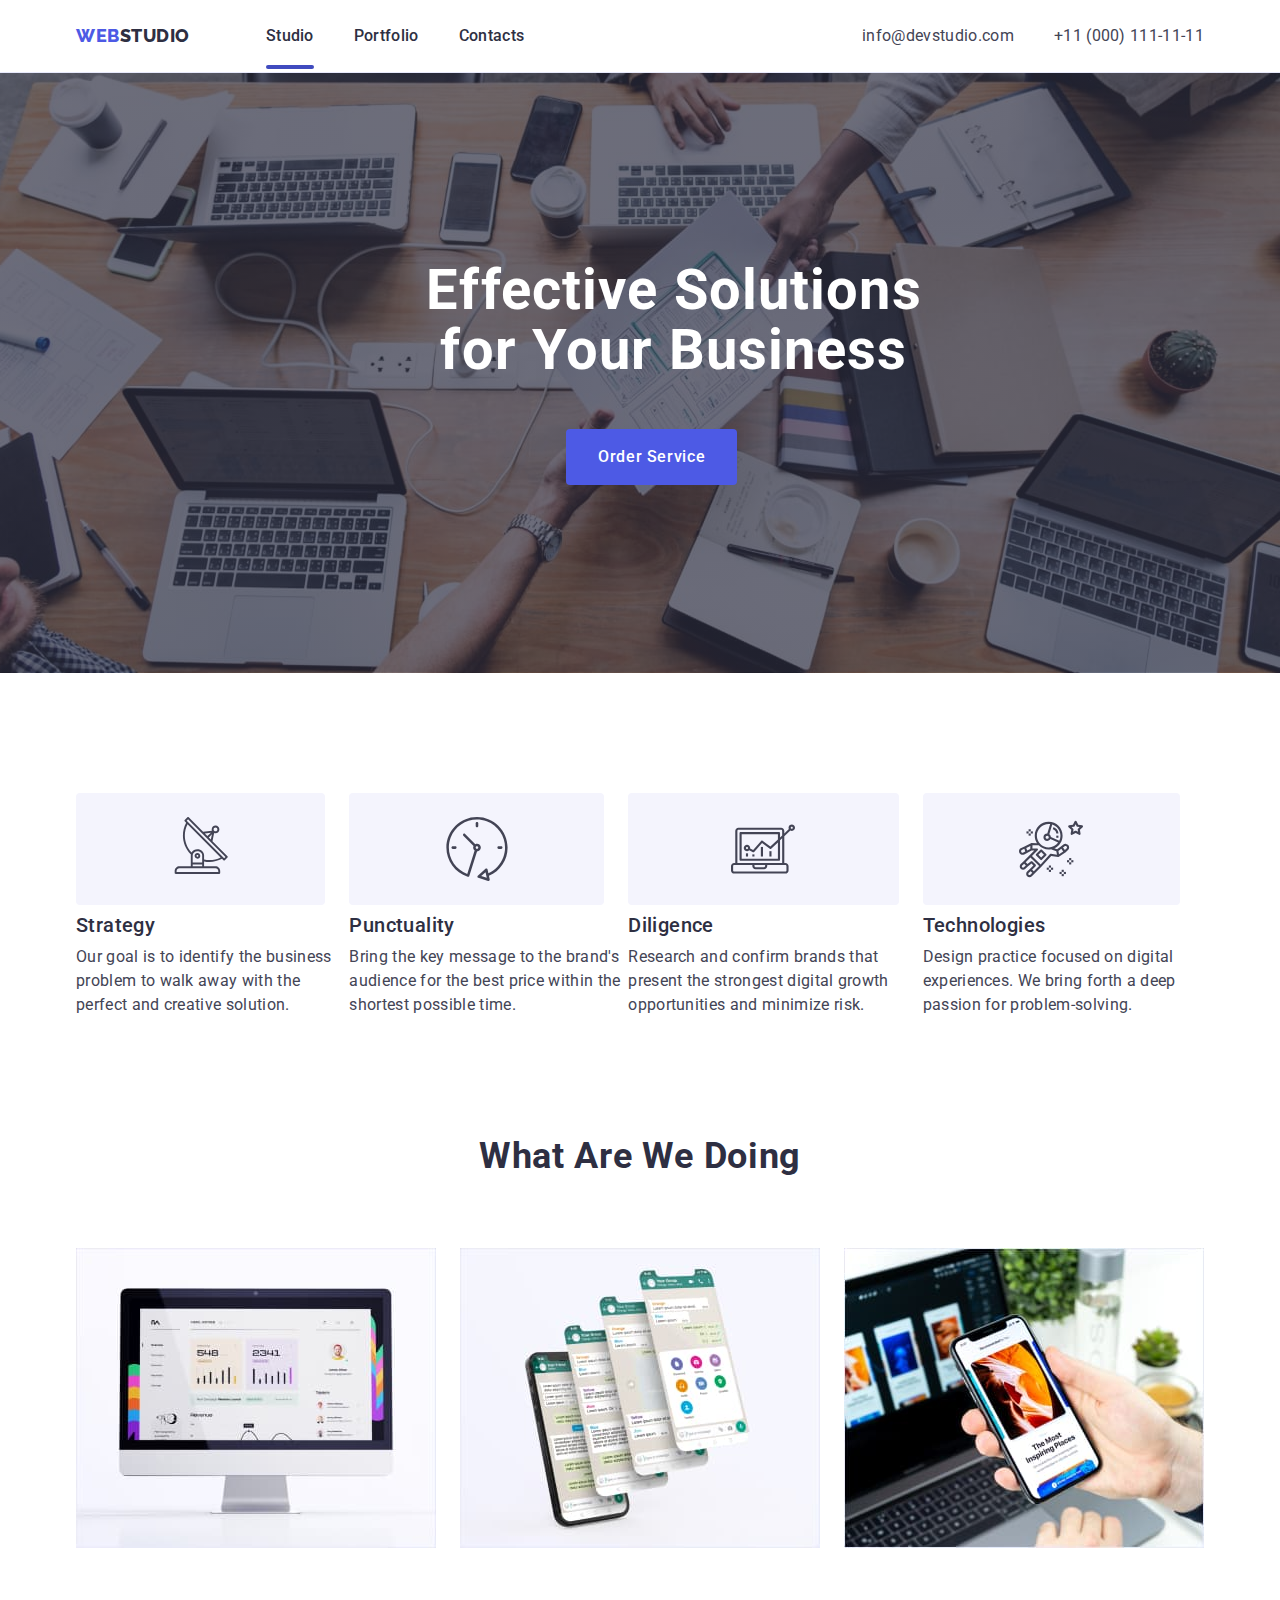
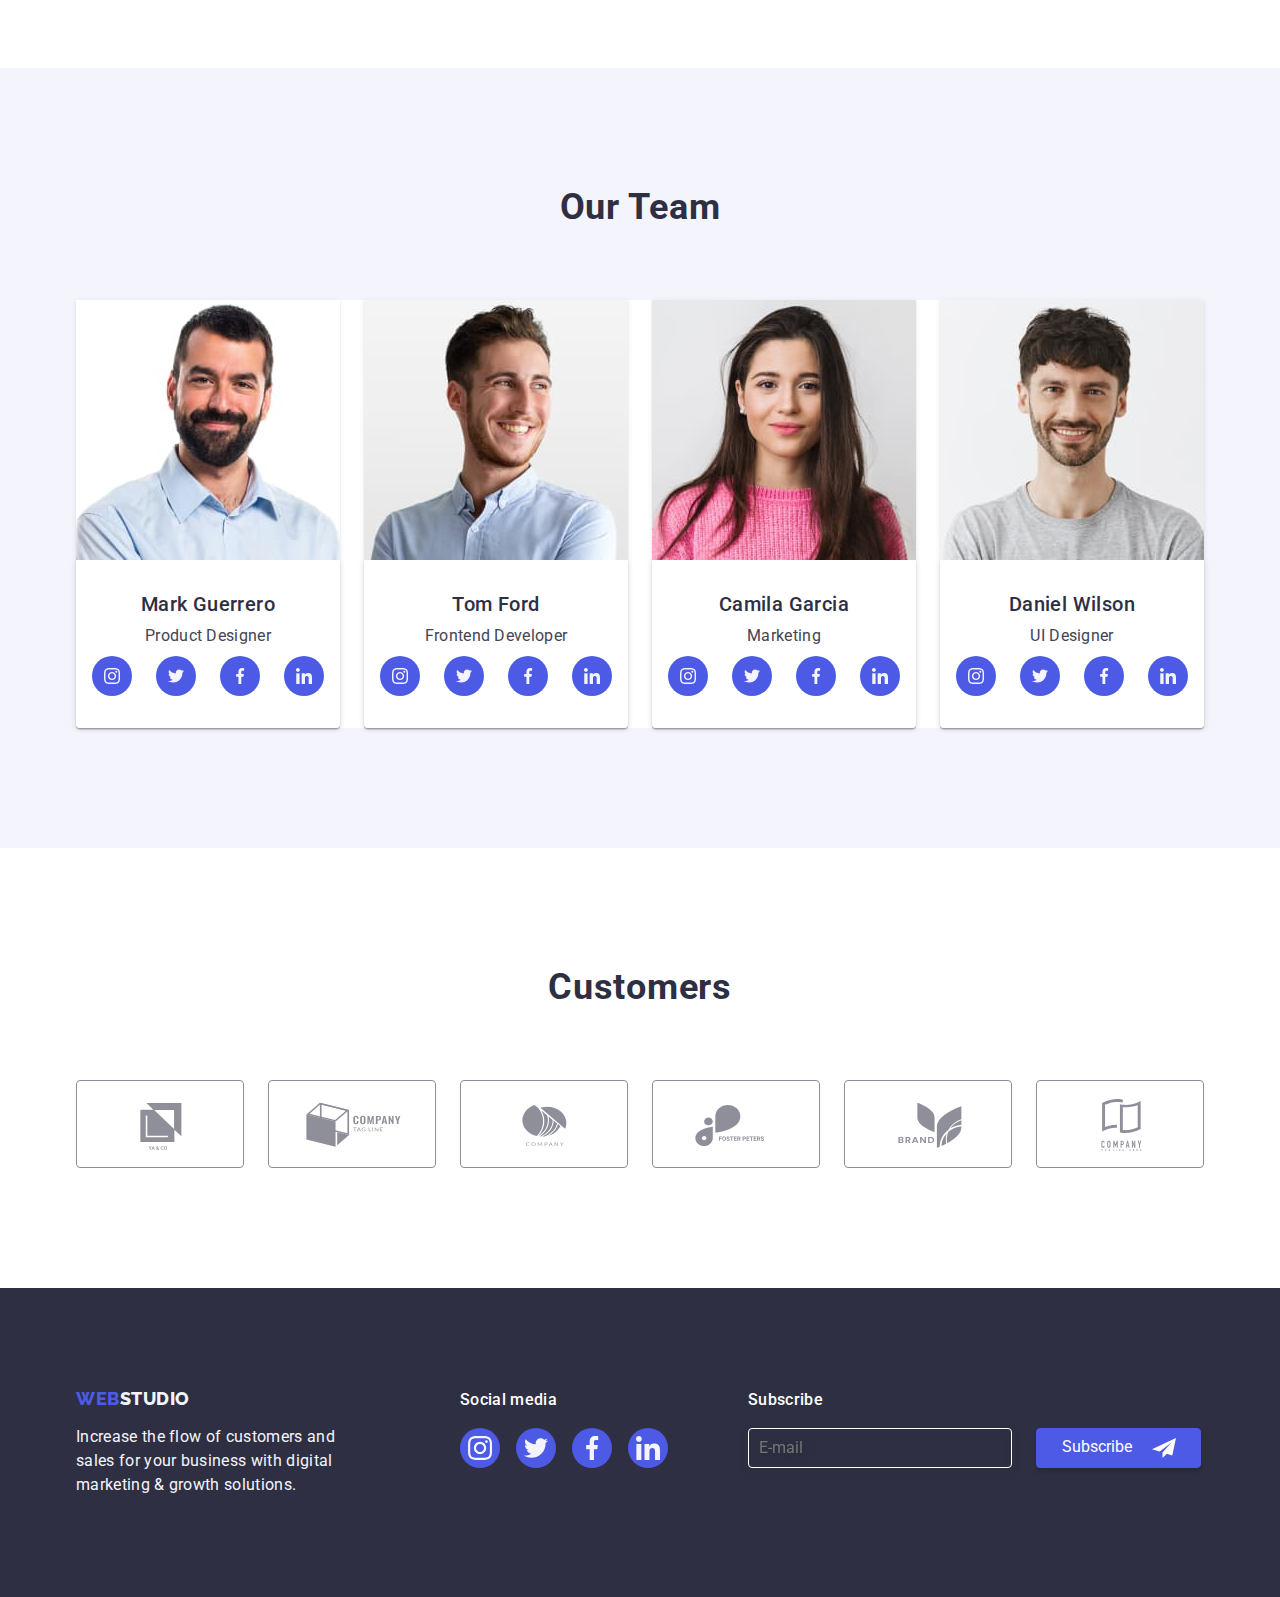
<file: index.html>
<!DOCTYPE html>
<html lang="en">

<head>
    <meta charset="UTF-8">
    <meta http-equiv="X-UA-Compatible" content="IE=edge">
    <meta name="viewport" content="width=device-width, initial-scale=1.0">
    <title>Document</title>
    <link rel="stylesheet"
        href="https://cdnjs.cloudflare.com/ajax/libs/modern-normalize/1.1.0/modern-normalize.min.css">
    <link rel="stylesheet" href="./css/styles.css">
    <link rel="preconnect" href="https://fonts.googleapis.com">
    <link rel="preconnect" href="https://fonts.gstatic.com" crossorigin>
    <link href="https://fonts.googleapis.com/css2?family=Raleway:wght@800&family=Roboto:wght@400;500;700&display=swap"
        rel="stylesheet">
</head>

<body>
    <!-- Header -->
    <header class="header">
        <div class="container page-header-cont">
            <nav class="navigation">
                <a class="logo-web link" href="./index.html">Web<span class="logo-studio link">Studio</span></a>
                <ul class="list menu">
                    <li class="menu-item">
                        <a class="link menu-link current" href="./index.html">Studio</a>
                    </li>
                    <li class="menu-item">
                        <a class="link menu-link " href="./portfolio.html">Portfolio</a>
                    </li>
                    <li class="menu-item">
                        <a class="link menu-link " href="">Contacts</a>
                    </li>
                </ul>
            </nav>
            <address class="adress">
                <ul class="list header-list">
                    <li class="item adress-item"><a class="link adress-link"
                            href="mailto:info@devstudio.com">info@devstudio.com</a></li>
                    <li class="item"><a class="link adress-link" href="tel:+110001111111">+11 (000) 111-11-11</a></li>
                </ul>
            </address>
        </div>
    </header>
    <main>
        <!-- Main section -->
        <section class="first-section">
            <div class="container">
                <h1 class="tags-h">Effective Solutions for Your Business</h1>
                <button class="main-button" type="button" data-modal-open>Order Service</button>
            </div>
        </section>
        <!-- Сharacteristic -->
        <section class="second-section">
            <div class="container">
                <h2 class="characteristic" hidden>Сharacteristic</h2>
                <ul class="list characteristic-list">
                    <li class="strategy item">
                        <div class="number-list-character">
                            <svg class="socials-icon-footer" width="64" height="64">
                                <use href="./images/icon.svg#icon-antenna"></use>
                            </svg>
                        </div>
                        <h3 class="main-title ">Strategy</h3>
                        <p class="paragraph">Our goal is to identify the business
                            problem to walk away with the perfect and creative solution.</p>
                    </li>
                    <li class=" item">
                        <div class="number-list-character">
                            <svg class="socials-icon-footer" width="64" height="64">
                                <use href="./images/icon.svg#icon-clock"></use>
                            </svg>
                        </div>
                        <h3 class="main-title">Punctuality</h3>
                        <p class="paragraph">Bring the key message to the brand's audience for the best price within the
                            shortest possible
                            time.</p>
                    </li>
                    <li class=" item">
                        <div class="number-list-character">
                            <svg class="socials-icon-footer" width="64" height="64">
                                <use href="./images/icon.svg#icon-diagram"></use>
                            </svg>
                        </div>
                        <h3 class="main-title">Diligence</h3>
                        <p class="paragraph">Research and confirm brands that present the strongest digital growth
                            opportunities and minimize
                            risk.</p>
                    </li>
                    <li class=" item">
                        <div class="number-list-character">
                            <svg class="socials-icon-footer" width="64" height="64">
                                <use href="./images/icon.svg#icon-astronaut"></use>
                            </svg>
                        </div>
                        <h3 class="main-title">Technologies</h3>
                        <p class="paragraph">Design practice focused on digital experiences. We bring forth a deep
                            passion
                            for
                            problem-solving.</p>
                    </li>
                </ul>
            </div>
        </section>
        <!-- What are we doing -->
        <section class="doing-section">
            <div class="container">
                <h2 class="title">What are we doing</h2>
                <ul class="list doing-list">
                    <li class="doing-list-number"><img src="./images/imac.jpg" alt="i mac" width="360"></li>
                    <li class="doing-list-number"><img src="./images/phone.jpg" alt="phone" width="360"></li>
                    <li class="doing-list-number"><img src="./images/phoneimac.jpg" alt="phone and laptop" width="360">
                    </li>
                </ul>
            </div>
        </section>
        <!-- Our Team -->
        <section class="our-team">
            <div class="container">
                <h2 class="title">Our Team</h2>
                <ul class="list our-team-list">
                    <li class="first-list-punkt">
                        <img src="./images/mark.jpg" alt="a man with a thick beard in a shirt" width="264">
                        <div class="characteristic-team">
                            <h3 class="main-title">Mark Guerrero</h3>
                            <p class="paragraph">Product Designer</p>
                            <ul class="socials">
                                <li class="social-items list">
                                    <a href="" class="social-link" target=" blank" rel="noopener noreferrer">
                                        <svg class="socials-icon" width="16" height="16">
                                            <use href="./images/icon.svg#icon-instagram"></use>
                                        </svg>
                                    </a>
                                </li>
                                <li class="social-items list">
                                    <a href="" class="social-link" target=" blank" rel="noopener noreferrer">
                                        <svg class="socials-icon" width="16" height="16">
                                            <use href="./images/icon.svg#icon-twitter"></use>
                                        </svg>
                                    </a>
                                </li>
                                <li class="social-items list">
                                    <a href="" class="social-link" target=" blank" rel="noopener noreferrer">
                                        <svg class="socials-icon" width="16" height="16">
                                            <use href="./images/icon.svg#icon-facebook"></use>
                                        </svg>
                                    </a>
                                </li>
                                <li class="social-items list">
                                    <a href="" class="social-link" target=" blank" rel="noopener noreferrer">
                                        <svg class="socials-icon" width="16" height="16">
                                            <use href="./images/icon.svg#icon-linkedin"></use>
                                        </svg>
                                    </a>
                                </li>
                            </ul>
                        </div>
                    </li>
                    <li class="first-list-punkt">
                        <img src="./images/tom.jpg" alt="a man with a toothy smile" width="264">
                        <div class="characteristic-team">
                            <h3 class="main-title">Tom Ford</h3>
                            <p class="paragraph">Frontend Developer</p>
                            <ul class="socials">
                                <li class="social-items list">
                                    <a href="" class="social-link" target=" blank" rel="noopener noreferrer">
                                        <svg class="socials-icon" width="16" height="16">
                                            <use href="./images/icon.svg#icon-instagram"></use>
                                        </svg>
                                    </a>
                                </li>
                                <li class="social-items list">
                                    <a href="" class="social-link" target=" blank" rel="noopener noreferrer">
                                        <svg class="socials-icon" width="16" height="16">
                                            <use href="./images/icon.svg#icon-twitter"></use>
                                        </svg>
                                    </a>
                                </li>
                                <li class="social-items list">
                                    <a href="" class="social-link" target=" blank" rel="noopener noreferrer">
                                        <svg class="socials-icon" width="16" height="16">
                                            <use href="./images/icon.svg#icon-facebook"></use>
                                        </svg>
                                    </a>
                                </li>
                                <li class="social-items list">
                                    <a href="" class="social-link" target=" blank" rel="noopener noreferrer">
                                        <svg class="socials-icon" width="16" height="16">
                                            <use href="./images/icon.svg#icon-linkedin"></use>
                                        </svg>
                                    </a>
                                </li>
                            </ul>
                        </div>
                    </li>
                    <li class="first-list-punkt">
                        <img src="./images/camilia.jpg" alt="girl with long hair in a pink sweater" width="264">
                        <div class="characteristic-team">
                            <h3 class="main-title">Camila Garcia</h3>
                            <p class="paragraph">Marketing</p>
                            <ul class="socials">
                                <li class="social-items list">
                                    <a href="" class="social-link" target=" blank" rel="noopener noreferrer">
                                        <svg class="socials-icon" width="16" height="16">
                                            <use href="./images/icon.svg#icon-instagram"></use>
                                        </svg>
                                    </a>
                                </li>
                                <li class="social-items list">
                                    <a href="" class="social-link" target=" blank" rel="noopener noreferrer">
                                        <svg class="socials-icon" width="16" height="16">
                                            <use href="./images/icon.svg#icon-twitter"></use>
                                        </svg>
                                    </a>
                                </li>
                                <li class="social-items list">
                                    <a href="" class="social-link" target=" blank" rel="noopener noreferrer">
                                        <svg class="socials-icon" width="16" height="16">
                                            <use href="./images/icon.svg#icon-facebook"></use>
                                        </svg>
                                    </a>
                                </li>
                                <li class="social-items list">
                                    <a href="" class="social-link" target=" blank" rel="noopener noreferrer">
                                        <svg class="socials-icon" width="16" height="16">
                                            <use href="./images/icon.svg#icon-linkedin"></use>
                                        </svg>
                                    </a>
                                </li>
                            </ul>
                        </div>
                    </li>

                    <li class="first-list-punkt">
                        <img src="./images/daniel.jpg" alt="a man with a nice smile and a gray sweater" width="264">
                        <div class="characteristic-team">
                            <h3 class="main-title">Daniel Wilson</h3>
                            <p class="paragraph">UI Designer</p>
                            <ul class="socials">
                                <li class="social-items list">
                                    <a href="" class="social-link" target=" blank" rel="noopener noreferrer">
                                        <svg class="socials-icon" width="16" height="16">
                                            <use href="./images/icon.svg#icon-instagram"></use>
                                        </svg>
                                    </a>
                                </li>
                                <li class="social-items list">
                                    <a href="" class="social-link" target=" blank" rel="noopener noreferrer">
                                        <svg class="socials-icon" width="16" height="16">
                                            <use href="./images/icon.svg#icon-twitter"></use>
                                        </svg>
                                    </a>
                                </li>
                                <li class="social-items list">
                                    <a href="" class="social-link" target=" blank" rel="noopener noreferrer">
                                        <svg class="socials-icon" width="16" height="16">
                                            <use href="./images/icon.svg#icon-facebook"></use>
                                        </svg>
                                    </a>
                                </li>
                                <li class="social-items list">
                                    <a href="" class="social-link" target=" blank" rel="noopener noreferrer">
                                        <svg class="socials-icon" width="16" height="16">
                                            <use href="./images/icon.svg#icon-linkedin"></use>
                                        </svg>
                                    </a>
                                </li>
                            </ul>
                        </div>
                    </li>

                </ul>
            </div>
        </section>
        <!-- Customers -->
        <section class="sec-cust">
            <div class="container">
                <h2 class="title">Customers</h2>
                <ul class="customers list">
                    <li class="list-customers">
                        <a href="" class="link-customers">
                            <svg class="customers-icon" width="104" height="56">
                                <use href="./images/icon.svg#icon-yaco"></use>
                            </svg>
                        </a>
                    </li>
                    <li class="list-customers">
                        <a href="" class="link-customers">
                            <svg class="customers-icon" width="104" height="56">
                                <use href="./images/icon.svg#icon-tagline"></use>
                            </svg>
                        </a>
                    </li>
                    <li class="list-customers">
                        <a href="" class="link-customers">
                            <svg class="customers-icon" width="104" height="56">
                                <use href="./images/icon.svg#icon-company"></use>
                            </svg>
                        </a>
                    </li>
                    <li class="list-customers">
                        <a href="" class="link-customers">
                            <svg class="customers-icon" width="104" height="56">
                                <use href="./images/icon.svg#icon-foster"></use>
                            </svg>
                        </a>
                    </li>
                    <li class="list-customers">
                        <a href="" class="link-customers">
                            <svg class="customers-icon" width="104" height="56">
                                <use href="./images/icon.svg#icon-brand"></use>
                            </svg>
                        </a>
                    </li>
                    <li class="list-customers">
                        <a href="" class="link-customers">
                            <svg class="customers-icon" width="104" height="56">
                                <use href="./images/icon.svg#icon-taling"></use>
                            </svg>
                        </a>
                    </li>
                </ul>
            </div>
        </section>
    </main>
    <!-- Footer -->
    <footer class="footer">
        <div class="container cont-footer">
            <div class="main-info-footer">
                <a class=" link logo-footer" href="./index.html">Web<span
                        class="logo-studio-footer link">Studio</span></a>
                <p class="footer-p">Increase the flow of customers and sales for your business with digital marketing &
                    growth
                    solutions.</p>
            </div>
            <div class="contacts-icon-footer">
                <p class="footer-header">Social media</p>
                <ul class="socials-footer">
                    <li class="social-items-footer list">
                        <a href="" class="social-link-footer" target=" blank" rel="noopener noreferrer">
                            <svg class="socials-icon-footer" width="24" height="24">
                                <use href="./images/icon.svg#icon-instagram2"></use>
                            </svg>
                        </a>
                    </li>
                    <li class="social-items-footer list">
                        <a href="" class="social-link-footer" target=" blank" rel="noopener noreferrer">
                            <svg class="socials-icon-footer" width="24" height="24">
                                <use href="./images/icon.svg#icon-twitter2"></use>
                            </svg>
                        </a>
                    </li>
                    <li class="social-items-footer list">
                        <a href="" class="social-link-footer" target=" blank" rel="noopener noreferrer">
                            <svg class="socials-icon-footer" width="24" height="24">
                                <use href="./images/icon.svg#icon-facebook2"></use>
                            </svg>
                        </a>
                    </li>
                    <li class="social-items-footer list">
                        <a href="" class="social-link-footer" target=" blank" rel="noopener noreferrer">
                            <svg class="socials-icon-footer" width="24" height="24">
                                <use href="./images/icon.svg#icon-linkedin2"></use>
                            </svg>
                        </a>
                    </li>
                </ul>
            </div>
            <div class="footer-form">
                <p class="footer-header">Subscribe</p>
                <form class="footer-form-form">
                  <input
                    class="footer-form-input"
                    type="email"
                    placeholder="E-mail"
                    name="email"
                    id="email">
                  <button class="footer-form-btn" type="submit">
                    Subscribe
                    <svg class="send-icon" width="24" height="24">
                        <use href="./images/frame.svg#icon-frame"></use>
                    </svg>
                  </button>
                </form>
              </div>
        </div>
    </footer>
    <!-- MODAL -->
    <div class="backdrop is-hidden" data-modal>
        <div class="modal">
            <button class="close-btn" type="button" data-modal-close><svg class="close-icon" width="8" height="8">
                    <use href="./images/symbol-defs.svg#icon-close"></use>
                </svg>
            </button>
            <strong class="form-title">Leave your contacts and we will call you back</strong>
            <form class="form">
                <label class="form-lable">
                    <span class="form-name">Name</span>
                    <input class="form-imput" type="text" name="user-name">
                    <svg class="form-icon" width="18" height="18">
                        <use href="./images/icon.svg#icon-person"></use>
                    </svg>
                </label>

                <label class="form-lable">
                    <span class="form-name">Phone</span>
                    <input class="form-imput" type="tel" name="tel-number">
                    <svg class="form-icon" width="18" height="18">
                        <use href="./images/icon.svg#icon-phone"></use>
                    </svg>
                </label>

                <label class="form-lable">
                    <span class="form-name">Email</span>
                    <input class="form-imput" type="email" name="email">
                    <svg class="form-icon" width="18" height="18">
                        <use href="./images/icon.svg#icon-email"></use>
                    </svg>
                </label>

                <label class="form-lable">
                    <span class="form-name">Comment</span>
                    <textarea class="form-comment" name="comment" placeholder="Text input"></textarea>
                </label>
                <div class="form-offer offer">
                    <input class="offer-checkbox" type="checkbox" id="offer" name="offer">
                    <label class="offer-label" for="offer">
                        <svg class="offer-icon" width="8" height="10">
                            <use href="./images/icon.svg#icon-vector"></use>
                        </svg>
                        <span class="text-privacy">I accept the terms and conditions of the</span>
                    </label>
                    <a class="offer-link" href="#" target="_blank">Privacy Policy</a>
                </div>
                <div class="form-bottom">
                    <button class="form-btn" type="submit">Send</button>
                </div>
            </form>
        </div>
    </div>
    <script src="./modal.js"></script>
</body>

</html>
</file>
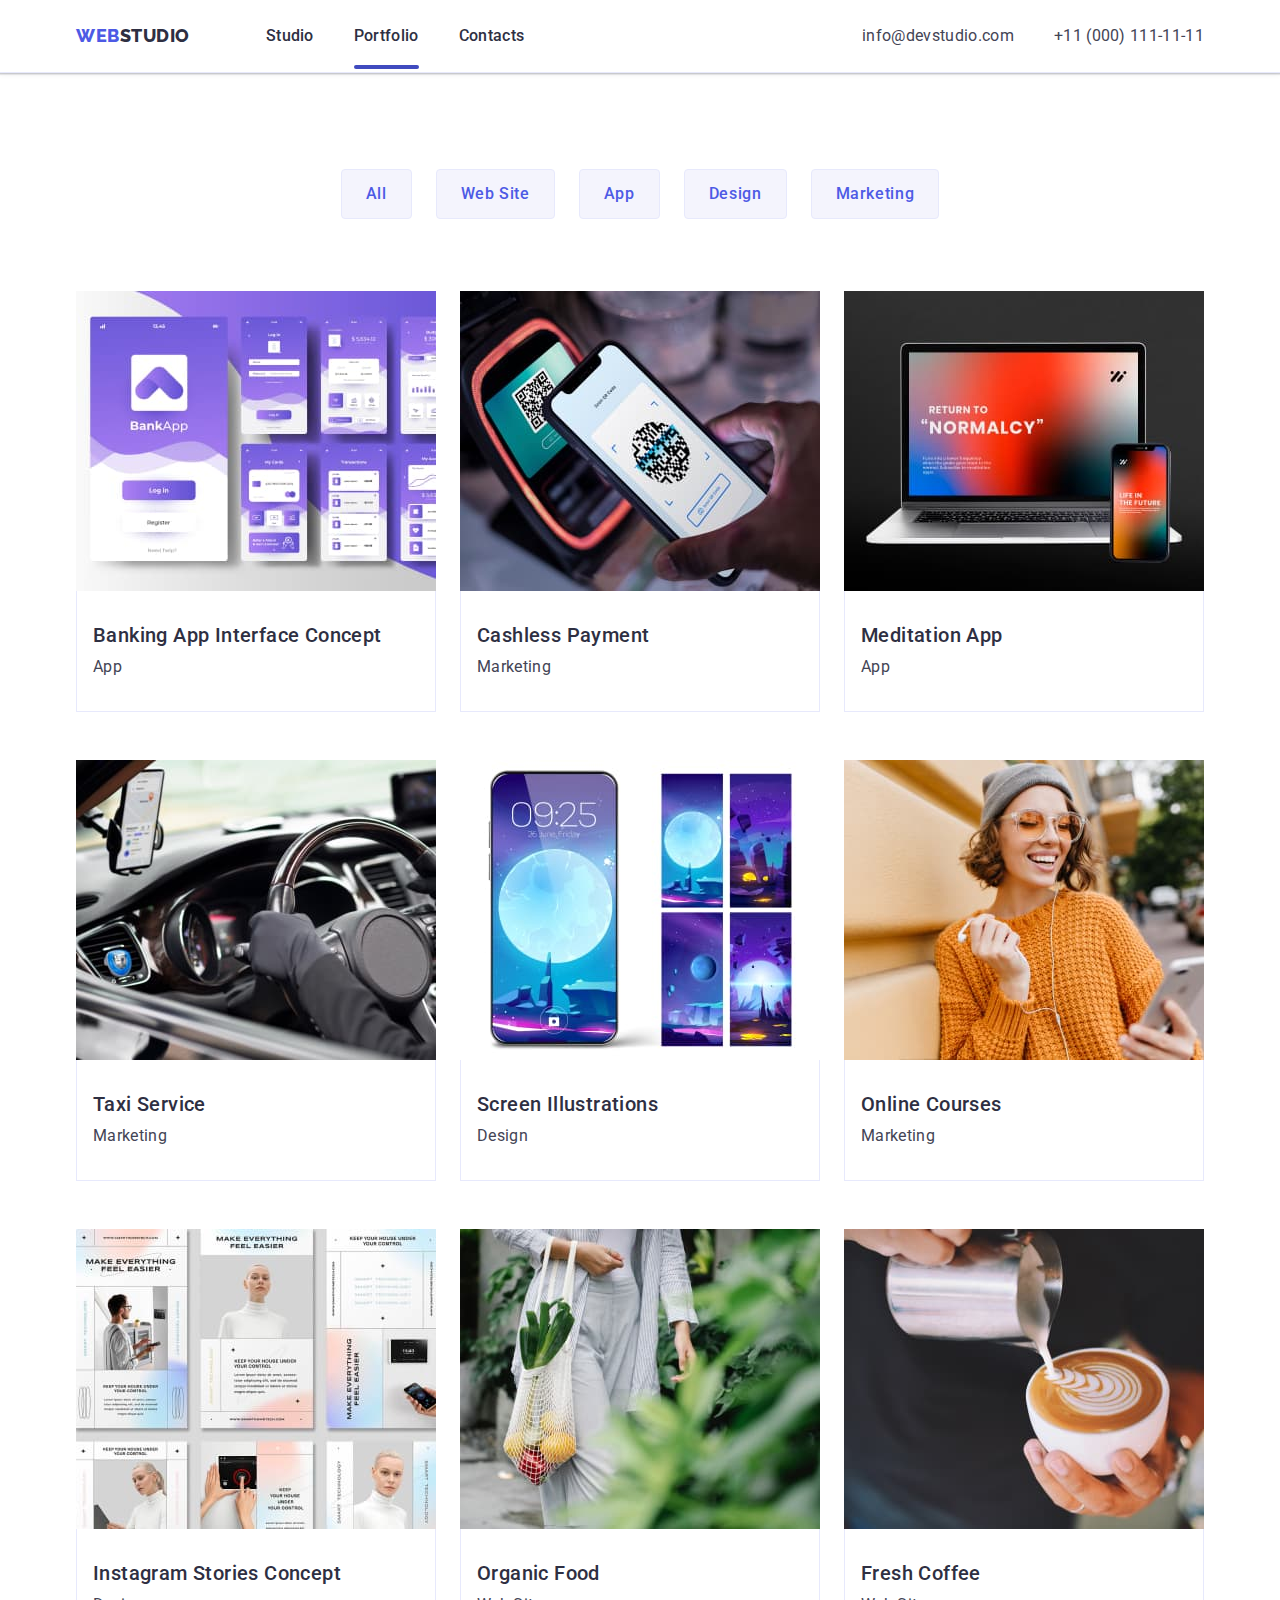
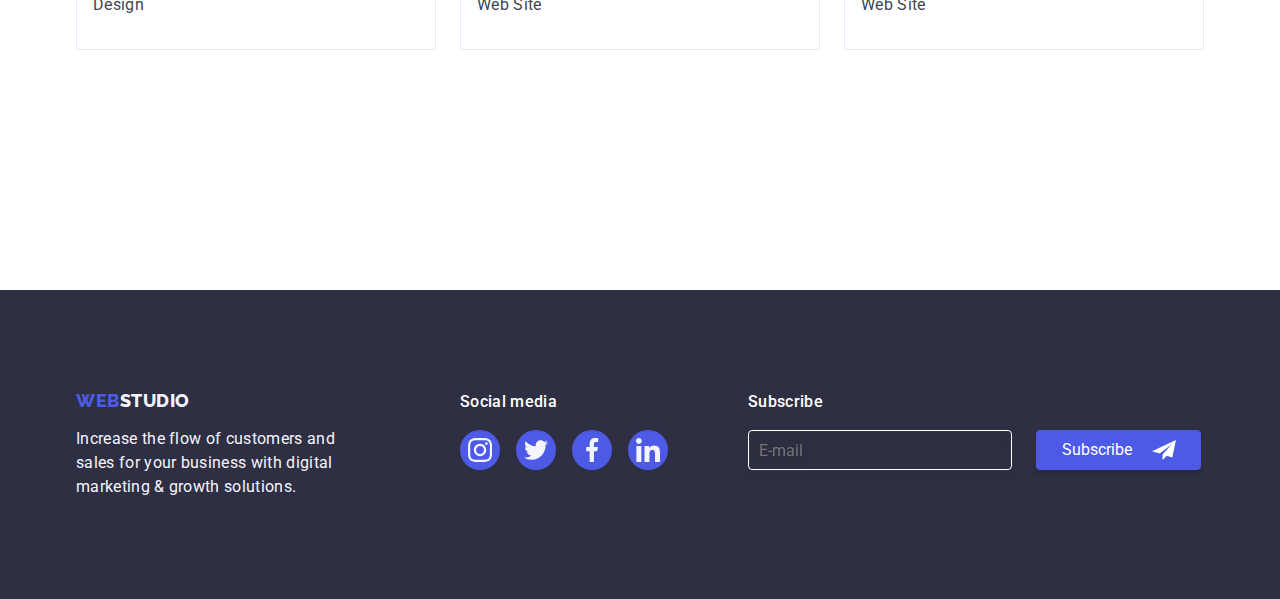
<file: portfolio.html>
<!DOCTYPE html>
<html lang="en">

<head>
    <meta charset="UTF-8">
    <meta http-equiv="X-UA-Compatible" content="IE=edge">
    <meta name="viewport" content="width=device-width, initial-scale=1.0">
    <title>Document</title>
    <link rel="stylesheet"
        href="https://cdnjs.cloudflare.com/ajax/libs/modern-normalize/1.1.0/modern-normalize.min.css">
    <link rel="stylesheet" href="./css/styles.css">
    <link rel="preconnect" href="https://fonts.googleapis.com">
    <link rel="preconnect" href="https://fonts.gstatic.com" crossorigin>
    <link href="https://fonts.googleapis.com/css2?family=Raleway:wght@800&family=Roboto:wght@400;500;700&display=swap"
        rel="stylesheet">
</head>

<body>
    <!-- HEADER -->
    <header class="header">
        <div class="container page-header-cont">
            <nav class="navigation">
                <a class="logo-web link" href="./index.html">Web<span class="logo-studio link">Studio</span></a>
                <ul class="list menu">
                    <li class="menu-item"><a class="link menu-link" href="./index.html">Studio</a></li>
                    <li class="menu-item"><a class="link menu-link current" href="./portfolio.html">Portfolio</a></li>
                    <li class="menu-item"><a class="link menu-link" href="">Contacts</a></li>
                </ul>
            </nav>
            <address class="adress">
                <ul class="list header-list">
                    <li class="item adress-item"><a class="link adress-link"
                            href="mailto:info@devstudio.com">info@devstudio.com</a></li>
                    <li class="item"><a class="link adress-link" href="tel:+110001111111">+11 (000) 111-11-11</a></li>
                </ul>
            </address>
        </div>
    </header>
    <main>
        <section class="hero">
            <div class="container">
                <h1 hidden>RUBA</h1>
                <ul class="list porfolio-button">
                    <li class="buttons-list"><button class="buttons" type="button">All</button></li>
                    <li class="buttons-list"><button class="buttons" type="button">Web Site</button></li>
                    <li class="buttons-list"><button class="buttons" type="button">App</button></li>
                    <li class="buttons-list"><button class="buttons" type="button">Design</button></li>
                    <li class="buttons-list"><button class="buttons" type="button">Marketing</button></li>
                </ul>
                <ul class="list portfolio-list">
                    <li class="list-project">
                        <a class="link portfolio-link link-over" href="">
                            <div class="wrapper">
                                <img src="./images/banking-interface.jpg" alt="app banking interface" width="360">
                                <div class="overlay">
                                    <p class="overlay-paragraph">14 Stylish and User-Friendly App Design Concepts · Task Manager App · Calorie
                                        Tracker App · Exotic Fruit Ecommerce App · Cloud Storage App</p>
                                </div>
                            </div>
                            <div class="portfolio-img-character">
                                <h2 class="main-title">Banking App Interface Concept</h2>
                                <p class="paragraph">App</p>
                            </div>
                        </a>

                    </li>
                    <li class="list-project">
                        <a class="link portfolio-link link-over" href="">
                            <div class="wrapper">
                                <img class="project-img" src="./images/payment.jpg" alt="pay phone" width="360">
                                <div class="overlay">
                                    <p class="overlay-paragraph">14 Stylish and User-Friendly App Design Concepts · Task Manager App · Calorie
                                        Tracker App · Exotic Fruit Ecommerce App · Cloud Storage App</p>
                                </div>
                            </div>
                            <div class="portfolio-img-character">
                                <h2 class="main-title">Cashless Payment</h2>
                                <p class="paragraph">Marketing</p>
                            </div>
                        </a>

                    </li>
                    <li class="list-project">
                        <a class="link portfolio-link link-over" href="">
                            <div class="wrapper">
                                <img class="project-img" src="./images/meditation-app.jpg" alt="phone with laptop"
                                    width="360">
                                <div class="overlay">
                                    <p class="overlay-paragraph">14 Stylish and User-Friendly App Design Concepts · Task Manager App · Calorie
                                        Tracker App · Exotic Fruit Ecommerce App · Cloud Storage App</p>
                                </div>
                            </div>
                            <div class="portfolio-img-character">
                                <h2 class="main-title">Meditation App</h2>
                                <p class="paragraph">App</p>
                            </div>
                        </a>

                    </li>
                    <li class="list-project">
                        <a class="link portfolio-link link-over" href="">
                            <div class="wrapper">
                                <img class="project-img" src="./images/taxi.jpg" alt="car with phone" width="360">
                                <div class="overlay">
                                    <p class="overlay-paragraph">14 Stylish and User-Friendly App Design Concepts · Task Manager App · Calorie
                                        Tracker App · Exotic Fruit Ecommerce App · Cloud Storage App</p>
                                </div>
                            </div>
                            <div class="portfolio-img-character">
                                <h2 class="main-title">Taxi Service</h2>
                                <p class="paragraph">Marketing</p>
                            </div>
                        </a>

                    </li>
                    <li class="list-project">
                        <a class="link portfolio-link link-over" href="">
                            <div class="wrapper">
                                <img class="project-img" src="./images/screen-illustration.jpg"
                                    alt="phone with illustration" width="360">
                                <div class="overlay">
                                    <p class="overlay-paragraph">14 Stylish and User-Friendly App Design Concepts · Task Manager App · Calorie
                                        Tracker App · Exotic Fruit Ecommerce App · Cloud Storage App</p>
                                </div>
                            </div>
                            <div class="portfolio-img-character">
                                <h2 class="main-title">Screen Illustrations</h2>
                                <p class="paragraph">Design</p>
                            </div>
                        </a>

                    </li>
                    <li class="list-project">
                        <a class="link portfolio-link link-over" href="">
                            <div class="wrapper">
                                <img class="project-img" src="./images/online-courses.jpg" alt="girl in sunglases"
                                    width="360">
                                <div class="overlay">
                                    <p class="overlay-paragraph">14 Stylish and User-Friendly App Design Concepts · Task Manager App · Calorie
                                        Tracker App · Exotic Fruit Ecommerce App · Cloud Storage App</p>
                                </div>
                            </div>
                            <div class="portfolio-img-character">
                                <h2 class="main-title">Online Courses</h2>
                                <p class="paragraph">Marketing</p>
                            </div>
                        </a>

                    </li>
                    <li class="list-project">
                        <a class="link portfolio-link link-over" href="">
                            <div class="wrapper">
                                <img class="project-img" src="./images/inst-stories.jpg" alt="instagram stories concept"
                                    width="360">
                                <div class="overlay">
                                    <p class="overlay-paragraph">14 Stylish and User-Friendly App Design Concepts · Task Manager App · Calorie
                                        Tracker App · Exotic Fruit Ecommerce App · Cloud Storage App</p>
                                </div>
                            </div>
                            <div class="portfolio-img-character">
                                <h2 class="main-title">Instagram Stories Concept</h2>
                                <p class="paragraph">Design</p>
                            </div>
                        </a>

                    </li>
                    <li class="list-project">
                        <a class="link portfolio-link link-over" href="">
                            <div class="wrapper">
                                <img class="project-img" src="./images/organic-food.jpg" alt="food in packet"
                                    width="360">
                                <div class="overlay">
                                    <p class="overlay-paragraph">14 Stylish and User-Friendly App Design Concepts · Task Manager App · Calorie
                                        Tracker App · Exotic Fruit Ecommerce App · Cloud Storage App</p>
                                </div>
                            </div>
                            <div class="portfolio-img-character">
                                <h2 class="main-title">Organic Food</h2>
                                <p class="paragraph">Web Site</p>
                            </div>
                        </a>

                    </li>
                    <li class="list-project">
                        <a class="link portfolio-link link-over" href="">
                            <div class="wrapper">
                                <img class="project-img" src="./images/fresh-coffee.jpg" alt="a cup of coffee"
                                    width="360">
                                <div class="overlay">
                                    <p class="overlay-paragraph">14 Stylish and User-Friendly App Design Concepts · Task Manager App · Calorie
                                        Tracker App · Exotic Fruit Ecommerce App · Cloud Storage App</p>
                                </div>
                            </div>
                            <div class="portfolio-img-character">
                                <h2 class="main-title">Fresh Coffee</h2>
                                <p class="paragraph">Web Site</p>
                            </div>
                        </a>

                    </li>
                </ul>
            </div>
        </section>
    </main>
    <!-- Footer -->
    <footer class="footer">
        <div class="container cont-footer">
            <div class="main-info-footer">
                <a class=" link logo-footer" href="./index.html">Web<span
                        class="logo-studio-footer link">Studio</span></a>
                <p class="footer-p">Increase the flow of customers and sales for your business with digital marketing &
                    growth
                    solutions.</p>
            </div>
            <div class="contacts-icon-footer">
                <p class="footer-header">Social media</p>
                <ul class="socials-footer">
                    <li class="social-items-footer list">
                        <a href="" class="social-link-footer" target=" blank" rel="noopener noreferrer">
                            <svg class="socials-icon-footer" width="24" height="24">
                                <use href="./images/icon.svg#icon-instagram2"></use>
                            </svg>
                        </a>
                    </li>
                    <li class="social-items-footer list">
                        <a href="" class="social-link-footer" target=" blank" rel="noopener noreferrer">
                            <svg class="socials-icon-footer" width="24" height="24">
                                <use href="./images/icon.svg#icon-twitter2"></use>
                            </svg>
                        </a>
                    </li>
                    <li class="social-items-footer list">
                        <a href="" class="social-link-footer" target=" blank" rel="noopener noreferrer">
                            <svg class="socials-icon-footer" width="24" height="24">
                                <use href="./images/icon.svg#icon-facebook2"></use>
                            </svg>
                        </a>
                    </li>
                    <li class="social-items-footer list">
                        <a href="" class="social-link-footer" target=" blank" rel="noopener noreferrer">
                            <svg class="socials-icon-footer" width="24" height="24">
                                <use href="./images/icon.svg#icon-linkedin2"></use>
                            </svg>
                        </a>
                    </li>
                </ul>
            </div>
            <div class="footer-form">
                <p class="footer-header">Subscribe</p>
                <form class="footer-form-form">
                  <input
                    class="footer-form-input"
                    type="email"
                    placeholder="E-mail"
                    name="email"
                    id="email">
                  <button class="footer-form-btn" type="submit">
                    Subscribe
                    <svg class="send-icon" width="24" height="24">
                        <use href="./images/frame.svg#icon-frame"></use>
                    </svg>
                  </button>
                </form>
              </div>
        </div>
    </footer>
</body>

</html>
</file>
<file: css/styles.css>
:root {
    --title-color: #212121;
    --accent-color: #404BBF;
    --main-color: #757575;
    --white: #fff;
    --bg-color: #2f303a;
    --black: #000;
    --silver-color: #f5f4fa;
    --gray-color: #afb1b8;
    --transition-timing: cubic-bezier(0.4, 0, 0.2, 1);
}

h1,
h2,
h3,
h4,
h5,
h6,
p {
    margin: 0;
}

ol,
ul {
    margin: 0;
    padding: 0;
}

img {
    display: block;
}

.list {
    list-style: none;
}

.link {
    text-decoration: none;
    cursor: pointer;
}

button {
    cursor: pointer;
}

.container {
    width: 1158px;
    margin-left: auto;
    margin-right: auto;
    padding-left: 15px;
    padding-right: 15px;
}


body {
    font-family: 'Roboto', sans-serif;
    color: #434455;
    background-color: #FFFFFF;
}

.main-title {
    font-weight: 500;
    font-size: 20px;
    line-height: 1.2;
    letter-spacing: 0.02em;
    color: #2E2F42;

    margin-bottom: 8px;

}

/* HEADER */
.header {
    padding-top: 24px;
    padding-bottom: 24px;
    border-bottom: 1px solid #e7e9fc;
    box-shadow: 0px 2px 1px rgba(46, 47, 66, 0.08), 0px 1px 1px rgba(46, 47, 66, 0.16), 0px 1px 6px rgba(46, 47, 66, 0.08);
}

.page-header-cont {
    display: flex;
    align-items: center;
}

.navigation {
    display: flex;
    align-items: center;
}

.logo-web {
    font-family: 'Raleway';
    font-style: normal;
    font-size: 18px;
    font-weight: 800;
    font-size: 18px;
    line-height: 1.17;
    display: flex;
    align-items: center;
    letter-spacing: 0.03em;
    text-transform: uppercase;
    color: #4D5AE5;

    margin-right: 76px;


}

.logo-studio {
    font-weight: 800;
    font-size: 18px;
    line-height: 1.17;
    display: flex;
    align-items: center;
    letter-spacing: 0.03em;
    text-transform: uppercase;
    color: #2E2F42;

}

.menu-link {
    font-weight: 500;
    font-size: 16px;
    line-height: 24px;
    letter-spacing: 0.02em;
    color: #2E2F42;
    font-family: 'Roboto';

    padding: 24px 0;

    transition-duration: 250ms;
    transition-timing-function: cubic-bezier(0.4, 0, 0.2, 1)
}

.menu :not(:last-child) {
    margin-right: 40px;
}


.menu-link:hover,
.menu-link:focus {
    font-weight: 500;
    font-size: 16px;
    line-height: 24px;
    letter-spacing: 0.02em;
    color: #404BBF;


}

.menu {
    display: flex;
    align-items: center;
}

.current {
    position: relative;
}

.current::after {
    display: block;
    content: '';
    position: absolute;
    background-color: #404BBF;
    height: 4px;
    width: 100%;
    bottom: 0;
    border-radius: 2px;
}



/* HEADER ADRESS */
.adress {
    font-style: normal;
    margin-left: auto;

}

.adress-link {
    font-size: 16px;
    line-height: 24px;
    letter-spacing: 0.02em;
    color: #434455;

    transition-duration: 250ms;
    transition-timing-function: cubic-bezier(0.4, 0, 0.2, 1)
}

.adress-link:hover,
.adress-link:focus {
    font-weight: 400;
    font-size: 16px;
    line-height: 24px;
    letter-spacing: 0.02em;
    color: #404BBF;


}

.header-list {
    display: flex;
    margin-right: auto;
}

.adress-item {
    margin-right: 40px;
}

/* First section */
.first-section {
    max-width: 1440px;
    margin: 0 auto;
    padding: 188px 0;
    text-align: center;
    background-image: linear-gradient(rgba(46, 47, 66, 0.7), rgba(46, 47, 66, 0.7)), url(../images/people-office.jpg);
    background-repeat: no-repeat;
    background-position: center;
    background-size: cover;
}

.main-button {
    font-style: normal;
    font-weight: 500;
    font-size: 16px;
    line-height: 24px;
    letter-spacing: 0.04em;
    color: #FFFFFF;
    background: #4D5AE5;

    padding: 16px 32px 16px 32px;
    min-width: 170px;
    display: block;
    height: 56px;
    border: none;
    border-radius: 4px;
    margin-left: 490px;

    transition-duration: 250ms;
    transition-timing-function: cubic-bezier(0.4, 0, 0.2, 1)
}

.main-button:hover,
.main-button:focus {
    background-color: #404BBF;


}

.tags-h {
    font-weight: 700;
    font-size: 56px;
    line-height: 1.07;
    text-align: center;
    letter-spacing: 0.02em;
    color: #FFFFFF;

    max-width: 496px;
    margin-bottom: 48px;
    margin-left: 350px;
}

/* CHARACTERISTIC */
.second-section {
    padding: 120px 0;
}

.characteristic-list {
    display: flex;
}



.paragraph {
    font-size: 16px;
    line-height: 24px;
    letter-spacing: 0.02em;
    color: #434455;
}

.number-list-character {
    display: flex;
    align-items: center;
    justify-content: center;
    height: 112px;
    background-color: #f4f4fd;
    border-radius: 4px;
    margin-bottom: 8px;
    margin-right: 24px;
}



.number-list-character:nth-child(1)::before {
    background-image: url(../images/strategy.png);
}

.number-list-character:nth-child(2)::before {
    background-image: url(../images/punctuality.png);
}

.number-list-character:nth-child(3)::before {
    background-image: url(../images/delligence.png);
}

.number-list-character:nth-child(4)::before {
    background-image: url(../images/tehnologis.png);
}

/* WHAT ARE WE DOING */
.doing-list {
    display: flex;
    justify-content: center;
}

.doing-list :not(:last-child) {
    margin-right: 24px;
}

.doing-section {
    padding-bottom: 120px;

}

.title {
    font-weight: 700;
    font-size: 36px;
    line-height: 1.1;
    text-align: center;
    letter-spacing: 0.02em;
    text-transform: capitalize;
    color: #2E2F42;

    margin-bottom: 72px;
}

.doing-list-number {
    width: calc((100% - 48px) / 3);
}

/* OUR TEAM */
.our-team {
    padding: 120px 0;
    background: #F4F4FD;
}

.our-team-list {
    display: flex;
    background-color: #FFFFFF;

}

.our-team-list {
    gap: 24px;
}



.characteristic-team {
    padding: 32px 0;
    border-radius: 0px 0px 4px 4px;
    background: #FFFFFF;
    box-shadow: 0px 1px 6px rgba(46, 47, 66, 0.08), 0px 1px 1px rgba(46, 47, 66, 0.16), 0px 2px 1px rgba(46, 47, 66, 0.08);
    border-radius: 0px 0px 4px 4px;
}

.first-list-punkt {
    text-align: center;
    width: calc((100% - 72px) / 4);
    background-color: #FFFFFF;

    box-shadow: 0px 1px 6px rgba(46, 47, 66, 0.08), 0px 1px 1px rgba(46, 47, 66, 0.16), 0px 2px 1px rgba(46, 47, 66, 0.08);
    border-radius: 0px 0px 4px 4px;
    ;
}


.socials {
    display: flex;
    gap: 24px;
    margin-top: 8px;

    justify-content: center;
}

.social-link {
    width: 40px;
    height: 40px;
    background-color: #4D5AE5;
    display: flex;
    border-radius: 50%;
    align-items: center;
    justify-content: center;
    color: #F4F4FD;

    transition-duration: 250ms;
    transition-timing-function: cubic-bezier(0.4, 0, 0.2, 1)
}

.socials-icon {
    fill: currentColor;
}

.social-link:hover,
.social-link:focus {
    background-color: #404BBF;

}

/* CUSTOMERS */

.sec-cust {
    padding: 120px 0;
}

.customers {
    display: flex;
    gap: 24px;
}

.list-customers {
    width: calc((100% - 120px) / 6);
    height: 88px;
}

.link-customers {
    width: 168px;

    width: 100%;
    height: 100%;
    border: 1px solid #8e8f99;
    border-radius: 4px;
    display: flex;
    align-items: center;
    justify-content: center;
    color: #8e8f99;

    transition-duration: 250ms;
    transition-timing-function: cubic-bezier(0.4, 0, 0.2, 1)
}

.link-customers:hover,
.link-customers:focus {
    border-color: #404bbf;
    color: #404bbf;


}

.customers-icon {
    fill: currentColor;
}


/* FOOTER */


.footer {
    font-size: 16px;
    line-height: 24px;
    letter-spacing: 0.02em;
    color: #F4F4FD;
    background: #2E2F42;
    padding: 100px 0;
}

.footer-p {
    width: 264px;
}

.logo-studio-footer {
    font-family: 'Raleway', sans-serif;
    font-style: normal;
    font-weight: 800;
    font-size: 18px;
    line-height: 1.17;
    display: flex;
    align-items: center;
    letter-spacing: 0.03em;
    text-transform: uppercase;
    color: #F4F4FD;
}

.cont-footer {
    align-items: baseline;
    display: flex;
}

.main-info-footer {
    gap: 120px;
}

.footer-header {
    font-weight: 500;
    font-size: 16;
    line-height: 1.5;
    letter-spacing: 0.02em;
    color: #FFFFFF;
    margin-bottom: 16px;
}

.socials-footer {
    display: flex;
    list-style: none;
    align-items: center;
    justify-content: center;
    gap: 16px;
}

.social-link-footer {
    width: 40px;
    height: 40px;
    background-color: #4D5AE5;
    display: flex;
    border-radius: 50%;
    align-items: center;
    justify-content: center;
    color: #F4F4FD;

    transition-duration: 250ms;
    transition-timing-function: cubic-bezier(0.4, 0, 0.2, 1)
}

.socials-icon-footer {
    fill: currentColor;
}

.social-link-footer:hover,
.social-link-footer:focus {
    background-color: #31D0AA;
}

.contacts-icon-footer {
    margin-left: 120px;
}

/* FOOTER LOGO PORT  */
.logo-footer {
    display: inline-block;
    font-family: 'Raleway';
    font-style: normal;
    font-weight: 800;
    font-size: 18px;
    line-height: 21px;

    align-items: center;
    letter-spacing: 0.03em;
    text-transform: uppercase;
    color: #4D5AE5;

    flex: none;
    order: 0;
    flex-grow: 0;
    margin-bottom: 16px;
}


.logo-studio-footer {
    display: inline-block;
}


/* FOOTER FORM */


.footer-form {
    margin-left: 80px;
}


.footer-form-form {
    display: flex;
    gap: 24px;
}

.footer-form-input {
    border: 1px solid #FFFFFF;
    filter: drop-shadow(0px 4px 4px rgba(0, 0, 0, 0.15));
    border-radius: 4px;
    width: 264px;
    height: 40px;
    background-color: rgba(255, 255, 255, 0);
    padding: 10px;
    color: #FFFFFF;

    transition-duration: 250ms;
    transition-timing-function: cubic-bezier(0.4, 0, 0.2, 1)
}

.footer-form-input:focus,
.footer-form-input:hover {
    border-color: #4D5AE5;
}


.footer-form-btn {
    font-size: 16px;
    line-height: 1.5;
    color: #FFFFFF;
    background-color: #4D5AE5;
    border-radius: 4px;
    width: 165px;
    box-shadow: 0px 4px 4px rgba(0, 0, 0, 0.15);
    border: 1px solid #4D5AE5;

    transition-duration: 250ms;
    transition-timing-function: cubic-bezier(0.4, 0, 0.2, 1)
}

.footer-form-btn:hover,
.footer-form-btn:focus {
    background: #404BBF;
}

.send-icon {
    fill: white;
    margin-left: 16px;

    display: inline-block;
    vertical-align: middle;
}

/* BUTTONS */
.buttons {
    font-weight: 500;
    font-size: 16px;
    line-height: 1.5;
    text-align: center;
    letter-spacing: 0.04em;
    color: #4D5AE5;

    background-color: #F4F4FD;
    border: 1px solid #e7e9fc;
    border-radius: 4px;
    padding: 12px 24px;

    transition-duration: 250ms;
    transition-timing-function: cubic-bezier(0.4, 0, 0.2, 1)
}

.buttons:hover,
.buttons:focus {
    color: #FFFFFF;
    background-color: #404BBF;
    border: 1px solid transparent;
    box-shadow: 0px 3px 1px rgba(0, 0, 0, 0.1), 0px 2px 1px rgba(0, 0, 0, 0.08), 0px 2px 2px rgba(0, 0, 0, 0.12);
}

.four-section {
    background-color: #F4F4FD;
}

.first-list-punkt {
    background-color: #FFFFFF;
}

/* PORTFOLIOHERO */
.hero {
    padding: 96px 0 120px;
}


.porfolio-button {
    display: flex;
    align-items: center;
    gap: 24px;
    margin-bottom: 72px;
    justify-content: center;

}


.portfolio-list {
    display: flex;
    justify-content: center;
    flex-wrap: wrap;
    column-gap: 24px;
    row-gap: 48px;
    padding-bottom: 120px;
}



.list-project {
    width: calc((100% - 48px) / 3);

}

.portfolio-img-character {
    text-decoration: none;
    padding: 32px 16px;
    border: 1px solid #e7e9fc;
    border-top: none;
}

.portfolio-link {
    display: block;

    transition-duration: 250ms;
    transition-timing-function: cubic-bezier(0.4, 0, 0.2, 1)
}

.portfolio-link:hover,
.portfolio-link:focus {
    box-shadow: 0px 1px 6px rgba(46, 47, 66, 0.08), 0px 1px 1px rgba(46, 47, 66, 0.16), 0px 2px 1px rgba(46, 47, 66, 0.08);
}

.wrapper {
    position: relative;
    overflow: hidden;
}

.overlay {
    position: absolute;
    width: 100%;
    height: 100%;
    background-color: #4D5AE5;
    top: 0;
    left: 0;
    padding: 32px 40px;

    transform: translateY(100%);
    transition-property: transform;
    transition-duration: 250ms;
    transition-timing-function: cubic-bezier(0.4, 0, 0.2, 1)
}



.link-over:hover .overlay,
.link-over:focus .overlay {
    transform: translateY(0);

    transition-duration: 250ms;
    transition-timing-function: cubic-bezier(0.4, 0, 0.2, 1);
}

.overlay-paragraph {
    font-style: normal;
    font-weight: 400;
    font-size: 16px;
    line-height: 1.5;
    letter-spacing: 0.02em;
    color: #F4F4FD;
}


/* MODAL */

.backdrop.is-hidden {
    opacity: 0;
    pointer-events: none;

    visibility: hidden;
}

.backdrop {
    position: fixed;
    top: 0;
    left: 0;
    width: 100%;
    height: 100%;
    background-color: rgba(46, 47, 66, 0.4);
    transition-property: opacity, visibility;
    transition-duration: 250ms;
    transition-timing-function: linear;
}


.modal {
    position: absolute;
    left: 50%;
    top: 50%;
    transform: translate(-50%, -50%) scale(1);
    padding: 20px;
    background-color: #FCFCFC;
    max-width: 408px;
    width: 100%;
    min-height: 576px;
    transition: transform 250ms linear;

}

.backdrop.is-hidden .modal {
    transform: translate(-50%, -50%) scale(0.1);
}

.close-btn {
    position: absolute;
    top: 24px;
    right: 24px;
    background-color: #E7E9FC;

    display: flex;
    align-items: center;
    justify-content: center;

    border-color: #E7E9FC;
    border: 1px solid rgba(0, 0, 0, 0.1);
    border-radius: 50%;
    width: 24px;
    height: 24px;

    transition-duration: 250ms;
    transition-timing-function: cubic-bezier(0.4, 0, 0.2, 1)
}

.close-btn:hover,
.close-btn:focus {
    background-color: #404BBF;
}




.close-btn:hover svg {
    fill: #FFFFFF;

    transition-duration: 250ms;
    transition-timing-function: cubic-bezier(0.4, 0, 0.2, 1)
}

.form-title {
    display: block;
    text-align: center;
    margin-top: 52px;
    margin-bottom: 16px;
}

.form {
    margin-left: 4px;
    margin-right: 4px;
}

.form-lable {
    position: relative;
    display: block;
    margin-bottom: 8px;
}

.form-name {
    font-style: normal;
    font-weight: 400;
    font-size: 12px;
    line-height: 1.7;
    letter-spacing: 0.01em;
    color: #8E8F99;
    margin-bottom: 4px;
}

.form-imput {
    width: 100%;
    height: 40px;
    border: 1px solid rgba(46, 47, 66, 0.4);
    border-radius: 4px;
    outline: 1px solid transparent;
    padding-left: 38px;
    padding-right: 10px;

    transition: border-color 250ms linear;
}

.form-imput:focus {
    border-color: #4D5AE5;
}

.form-comment {
    width: 100%;
    height: 120px;
    resize: none;
    border: 1px solid rgba(46, 47, 66, 0.4);
    border-radius: 4px;
    outline: 1px solid transparent;
    padding: 8px 16px;

    transition: border-color 250ms linear;
}

.form-comment::placeholder {
    font-style: normal;
    font-weight: 400;
    font-size: 12px;
    line-height: 1.2;
    letter-spacing: 0.04em;
    color: rgba(46, 47, 66, 0.4);
}

.form-comment:focus {
    border-color: #4D5AE5;
}

.form-icon {

    position: absolute;
    top: 55%;
    left: 16px;

    transition: fill 250ms linear;
}

.form-imput:focus+.form-icon {
    fill: #4D5AE5;
}









.form-offer {
    display: flex;
    align-items: center;
    margin-bottom: 30px;
}

.offer-checkbox {
    position: absolute;
    width: 1px;
    height: 1px;
    margin: -1px;
    border: none;
    padding: 0;
    clip: rect(0 0 0 0);
    overflow: hidden;
}

.offer-label {
    display: flex;
    align-items: center;
}

.offer-icon {
    fill: #F4F4FD;
    width: 16px;
    height: 16px;
    margin-right: 7px;
    border: 1px solid rgba(46, 47, 66, 0.4);
    border-radius: 2px;
    transition: border 250ms var(--transition-timing),
        background-color 250ms var(--transition-timing);
}

.offer-checkbox:checked+.offer-label>.offer-icon {
    border: none;
    background-color: var(--accent-color);
}

.offer-link {
    margin-left: 6px;
    color: var(--accent-color);
    line-height: 1.71;
    text-decoration: underline;
    font-style: normal;
    font-weight: 400;
    font-size: 12px;
    line-height: 1.7;
    letter-spacing: 0.04em;
    flex: none;
    order: 1;
    flex-grow: 0;
}

.text-privacy {
    font-style: normal;
    font-weight: 400;
    font-size: 12px;
    line-height: 1.7;
    letter-spacing: 0.04em;
    color: #8E8F99;
    flex: none;
    order: 1;
    flex-grow: 0;
}

.form-bottom {
    text-align: center;


}

.form-btn {
    width: 169px;
    height: 56px;
    color: #FFFFFF;
    background: #4D5AE5;
    border-radius: 4px;
    border: 1px solid;

    transition-duration: 250ms;
    transition-timing-function: cubic-bezier(0.4, 0, 0.2, 1)
}

.form-btn:hover,
.form-btn:focus {
    background: #404BBF;
    box-shadow: 0px 4px 4px rgba(0, 0, 0, 0.15);
    border-radius: 4px;
    /* transition: border 250ms var(--transition-timing),
        background-color 250ms var(--transition-timing); */
}
</file>
